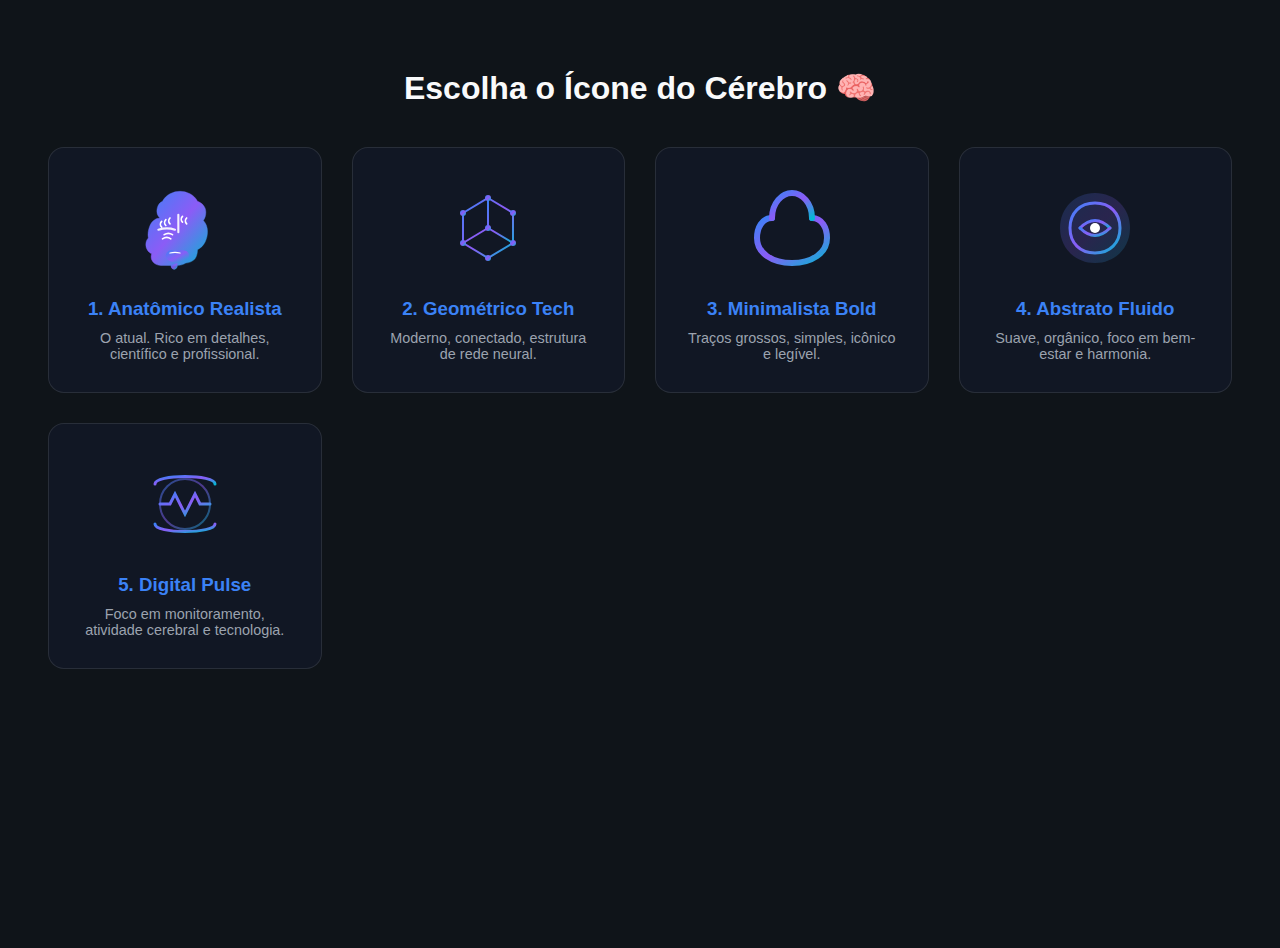
<file: icons-preview.html>
<!DOCTYPE html>
<html lang="pt-BR">

<head>
    <meta charset="UTF-8">
    <meta name="viewport" content="width=device-width, initial-scale=1.0">
    <title>Opções de Ícone - Dr. Pires</title>
    <style>
        body {
            font-family: 'Inter', sans-serif;
            background-color: #0F1419;
            color: #F9FAFB;
            display: flex;
            flex-direction: column;
            align-items: center;
            padding: 40px;
        }

        h1 {
            margin-bottom: 40px;
        }

        .grid {
            display: grid;
            grid-template-columns: repeat(auto-fit, minmax(250px, 1fr));
            gap: 30px;
            max-width: 1200px;
            width: 100%;
        }

        .card {
            background: rgba(17, 24, 39, 0.8);
            border: 1px solid rgba(255, 255, 255, 0.1);
            border-radius: 16px;
            padding: 30px;
            display: flex;
            flex-direction: column;
            align-items: center;
            cursor: pointer;
            transition: all 0.3s ease;
        }

        .card:hover {
            transform: translateY(-5px);
            border-color: #3B82F6;
            background: rgba(30, 58, 138, 0.2);
        }

        .icon-box {
            width: 100px;
            height: 100px;
            margin-bottom: 20px;
        }

        h3 {
            margin: 0 0 10px 0;
            color: #3B82F6;
        }

        p {
            margin: 0;
            color: #9CA3AF;
            font-size: 0.9rem;
            text-align: center;
        }

        /* Gradient Definition */
        svg {
            width: 100%;
            height: 100%;
        }
    </style>
</head>

<body>
    <h1>Escolha o Ícone do Cérebro 🧠</h1>

    <!-- Shared Gradient -->
    <svg width="0" height="0" style="position:absolute">
        <defs>
            <linearGradient id="brainGradient" x1="0%" y1="0%" x2="100%" y2="100%">
                <stop offset="0%" style="stop-color:#3B82F6;stop-opacity:1" />
                <stop offset="50%" style="stop-color:#8B5CF6;stop-opacity:1" />
                <stop offset="100%" style="stop-color:#06B6D4;stop-opacity:1" />
            </linearGradient>
        </defs>
    </svg>

    <div class="grid">
        <!-- Option 1: Ultra Detailed (Current) -->
        <div class="card">
            <div class="icon-box">
                <svg viewBox="0 0 120 100" fill="none">
                    <path
                        d="M30 38 C25 38 20 42 18 47 C16 52 15 57 16 62 C14 64 13 67 13 70 C13 75 16 79 20 81 C19 84 19 87 21 90 C23 93 27 95 31 95 L50 95 C54 95 58 94 61 92 C65 92 69 90 72 87 C74 84 75 80 75 76 C79 74 82 71 84 67 C86 63 87 59 87 54 C87 49 85 44 82 41 C84 38 85 35 85 31 C85 25 81 20 75 18 C73 14 70 11 66 9 C62 7 58 6 54 6 C50 6 46 7 42 9 C38 11 35 14 33 18 C30 19 28 22 27 25 C26 28 26 31 27 34 C28 36 29 37 30 38 Z"
                        fill="url(#brainGradient)" stroke="url(#brainGradient)" stroke-width="0.5" />
                    <path d="M32 42 C30 44 30 47 32 49" stroke="white" stroke-width="2" stroke-linecap="round" />
                    <path d="M37 40 C35 42 35 45 37 47" stroke="white" stroke-width="2" stroke-linecap="round" />
                    <path d="M42 38 C40 40 40 43 42 45" stroke="white" stroke-width="2" stroke-linecap="round" />
                    <path d="M52 34 L52 55" stroke="white" stroke-width="2.5" stroke-linecap="round" opacity="0.9" />
                    <path d="M57 36 C55 38 55 41 57 43" stroke="white" stroke-width="2" stroke-linecap="round" />
                    <path d="M62 38 C60 40 60 43 62 45" stroke="white" stroke-width="2" stroke-linecap="round" />
                    <path d="M35 58 C38 56 42 56 45 58" stroke="white" stroke-width="2" stroke-linecap="round" />
                    <path d="M33 63 C36 61 40 61 43 63" stroke="white" stroke-width="2" stroke-linecap="round" />
                    <path d="M28 52 C35 50 42 50 48 52" stroke="white" stroke-width="2.5" stroke-linecap="round"
                        opacity="0.9" />
                    <path
                        d="M48 78 C52 76 58 76 62 78 C65 80 66 84 64 87 C61 90 56 92 51 92 C46 92 41 90 38 87 C36 84 37 80 40 78 C43 76 45 76 48 78 Z"
                        fill="url(#brainGradient)" opacity="0.95" />
                    <path d="M42 80 C46 79 50 79 54 80" stroke="white" stroke-width="1.5" stroke-linecap="round" />
                    <path d="M51 92 L51 96 C51 98 49 100 47 100 C45 100 43 98 43 96 L43 94" fill="url(#brainGradient)"
                        opacity="0.9" />
                </svg>
            </div>
            <h3>1. Anatômico Realista</h3>
            <p>O atual. Rico em detalhes, científico e profissional.</p>
        </div>

        <!-- Option 2: Geometric / Tech -->
        <div class="card">
            <div class="icon-box">
                <svg viewBox="0 0 100 100" fill="none">
                    <path d="M50 20 L75 35 L75 65 L50 80 L25 65 L25 35 Z" stroke="url(#brainGradient)" stroke-width="2"
                        fill="none" />
                    <path d="M50 20 L50 50 L75 65" stroke="url(#brainGradient)" stroke-width="2" />
                    <path d="M50 50 L25 65" stroke="url(#brainGradient)" stroke-width="2" />
                    <circle cx="50" cy="20" r="3" fill="url(#brainGradient)" />
                    <circle cx="75" cy="35" r="3" fill="url(#brainGradient)" />
                    <circle cx="75" cy="65" r="3" fill="url(#brainGradient)" />
                    <circle cx="50" cy="80" r="3" fill="url(#brainGradient)" />
                    <circle cx="25" cy="65" r="3" fill="url(#brainGradient)" />
                    <circle cx="25" cy="35" r="3" fill="url(#brainGradient)" />
                    <circle cx="50" cy="50" r="3" fill="url(#brainGradient)" />
                    <path d="M35 40 L65 40" stroke="url(#brainGradient)" stroke-width="1" stroke-dasharray="4 2" />
                    <path d="M40 60 L60 60" stroke="url(#brainGradient)" stroke-width="1" stroke-dasharray="4 2" />
                </svg>
            </div>
            <h3>2. Geométrico Tech</h3>
            <p>Moderno, conectado, estrutura de rede neural.</p>
        </div>

        <!-- Option 3: Minimalist Curves -->
        <div class="card">
            <div class="icon-box">
                <svg viewBox="0 0 100 100" fill="none" stroke="url(#brainGradient)" stroke-width="6"
                    stroke-linecap="round" stroke-linejoin="round">
                    <path d="M30 40 C20 40 15 50 15 60 C15 75 30 85 50 85 C70 85 85 75 85 60 C85 50 80 40 70 40" />
                    <path d="M30 40 C30 25 40 15 50 15 C60 15 70 25 70 40" />
                    <path d="M50 15 V 85" />
                    <path d="M30 40 H 70" />
                </svg>
            </div>
            <h3>3. Minimalista Bold</h3>
            <p>Traços grossos, simples, icônico e legível.</p>
        </div>

        <!-- Option 4: Fluid / Abstract -->
        <div class="card">
            <div class="icon-box">
                <svg viewBox="0 0 100 100" fill="none">
                    <path d="M50 15 C30 15 15 30 15 50 C15 70 30 85 50 85 C70 85 85 70 85 50 C85 30 70 15 50 15 Z"
                        fill="url(#brainGradient)" opacity="0.2" />
                    <path d="M50 25 C35 25 25 35 25 50 C25 65 35 75 50 75 C65 75 75 65 75 50 C75 35 65 25 50 25 Z"
                        stroke="url(#brainGradient)" stroke-width="3" />
                    <path d="M35 50 Q 50 35 65 50" stroke="url(#brainGradient)" stroke-width="3"
                        stroke-linecap="round" />
                    <path d="M35 50 Q 50 65 65 50" stroke="url(#brainGradient)" stroke-width="3"
                        stroke-linecap="round" />
                    <circle cx="50" cy="50" r="5" fill="white" />
                </svg>
            </div>
            <h3>4. Abstrato Fluido</h3>
            <p>Suave, orgânico, foco em bem-estar e harmonia.</p>
        </div>

        <!-- Option 5: Circuit / Digital -->
        <div class="card">
            <div class="icon-box">
                <svg viewBox="0 0 100 100" fill="none" stroke="url(#brainGradient)" stroke-width="3"
                    stroke-linecap="round">
                    <path d="M25 50 L35 50 L40 40 L50 60 L60 40 L65 50 L75 50" />
                    <path d="M20 30 C20 20 80 20 80 30" />
                    <path d="M20 70 C20 80 80 80 80 70" />
                    <path d="M20 30 V 70" />
                    <path d="M80 30 V 70" />
                    <circle cx="50" cy="50" r="25" stroke-width="2" opacity="0.5" />
                </svg>
            </div>
            <h3>5. Digital Pulse</h3>
            <p>Foco em monitoramento, atividade cerebral e tecnologia.</p>
        </div>
    </div>
</body>

</html>
</file>
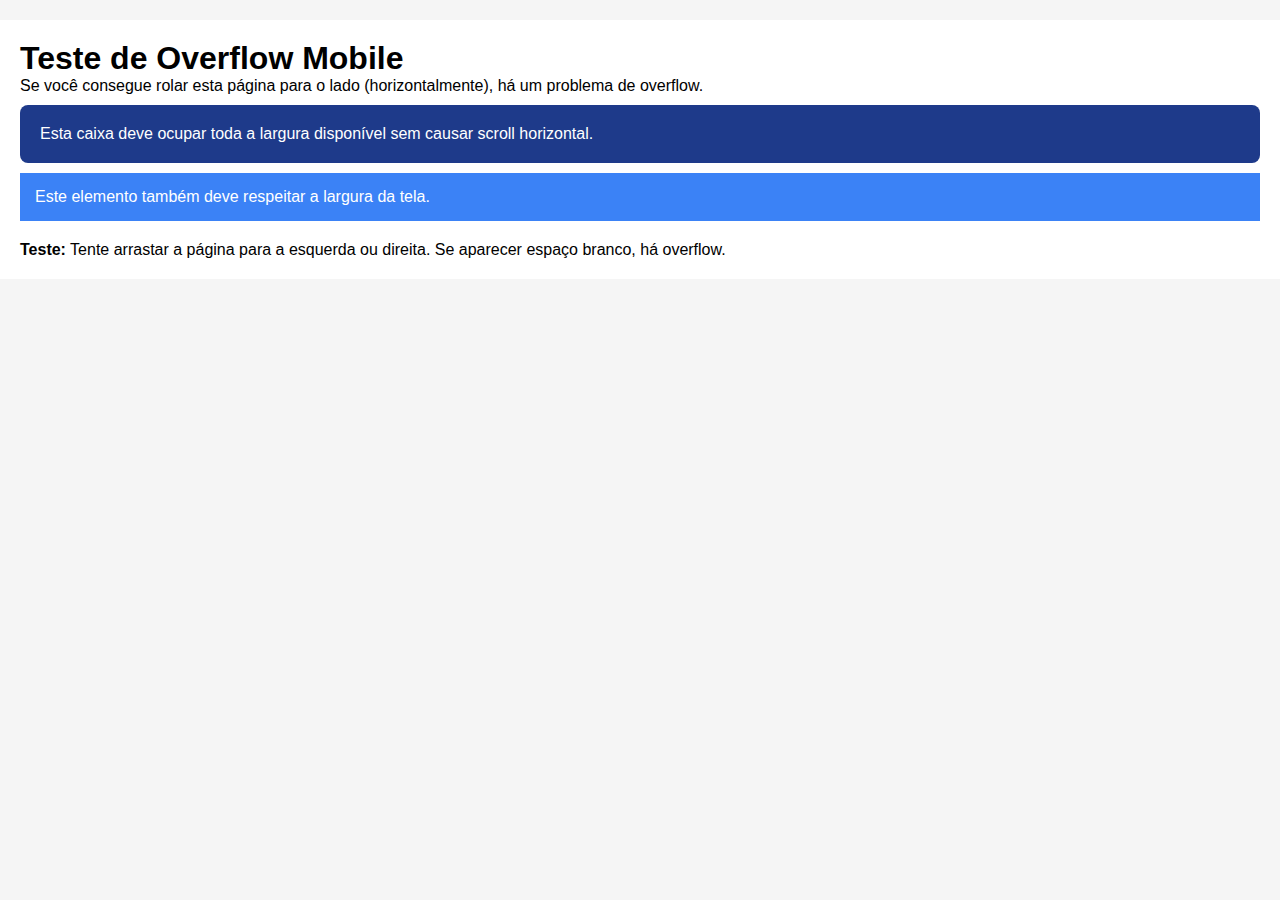
<file: test-mobile.html>
<!DOCTYPE html>
<html lang="pt-BR">

<head>
    <meta charset="UTF-8">
    <meta name="viewport" content="width=device-width, initial-scale=1.0">
    <title>Teste Mobile - Dr. Pires</title>
    <style>
        * {
            margin: 0;
            padding: 0;
            box-sizing: border-box;
        }

        html,
        body {
            overflow-x: hidden !important;
            max-width: 100vw !important;
            width: 100% !important;
        }

        body {
            font-family: Arial, sans-serif;
            background: #f5f5f5;
        }

        .test-container {
            max-width: 100%;
            padding: 20px;
            background: white;
            margin: 20px auto;
        }

        .test-box {
            background: #1E3A8A;
            color: white;
            padding: 20px;
            margin: 10px 0;
            border-radius: 8px;
        }

        .wide-element {
            width: 100%;
            max-width: 100%;
            background: #3B82F6;
            color: white;
            padding: 15px;
            margin: 10px 0;
        }
    </style>
</head>

<body>
    <div class="test-container">
        <h1>Teste de Overflow Mobile</h1>
        <p>Se você consegue rolar esta página para o lado (horizontalmente), há um problema de overflow.</p>

        <div class="test-box">
            Esta caixa deve ocupar toda a largura disponível sem causar scroll horizontal.
        </div>

        <div class="wide-element">
            Este elemento também deve respeitar a largura da tela.
        </div>

        <p style="margin-top: 20px;">
            <strong>Teste:</strong> Tente arrastar a página para a esquerda ou direita.
            Se aparecer espaço branco, há overflow.
        </p>
    </div>
</body>

</html>
</file>
